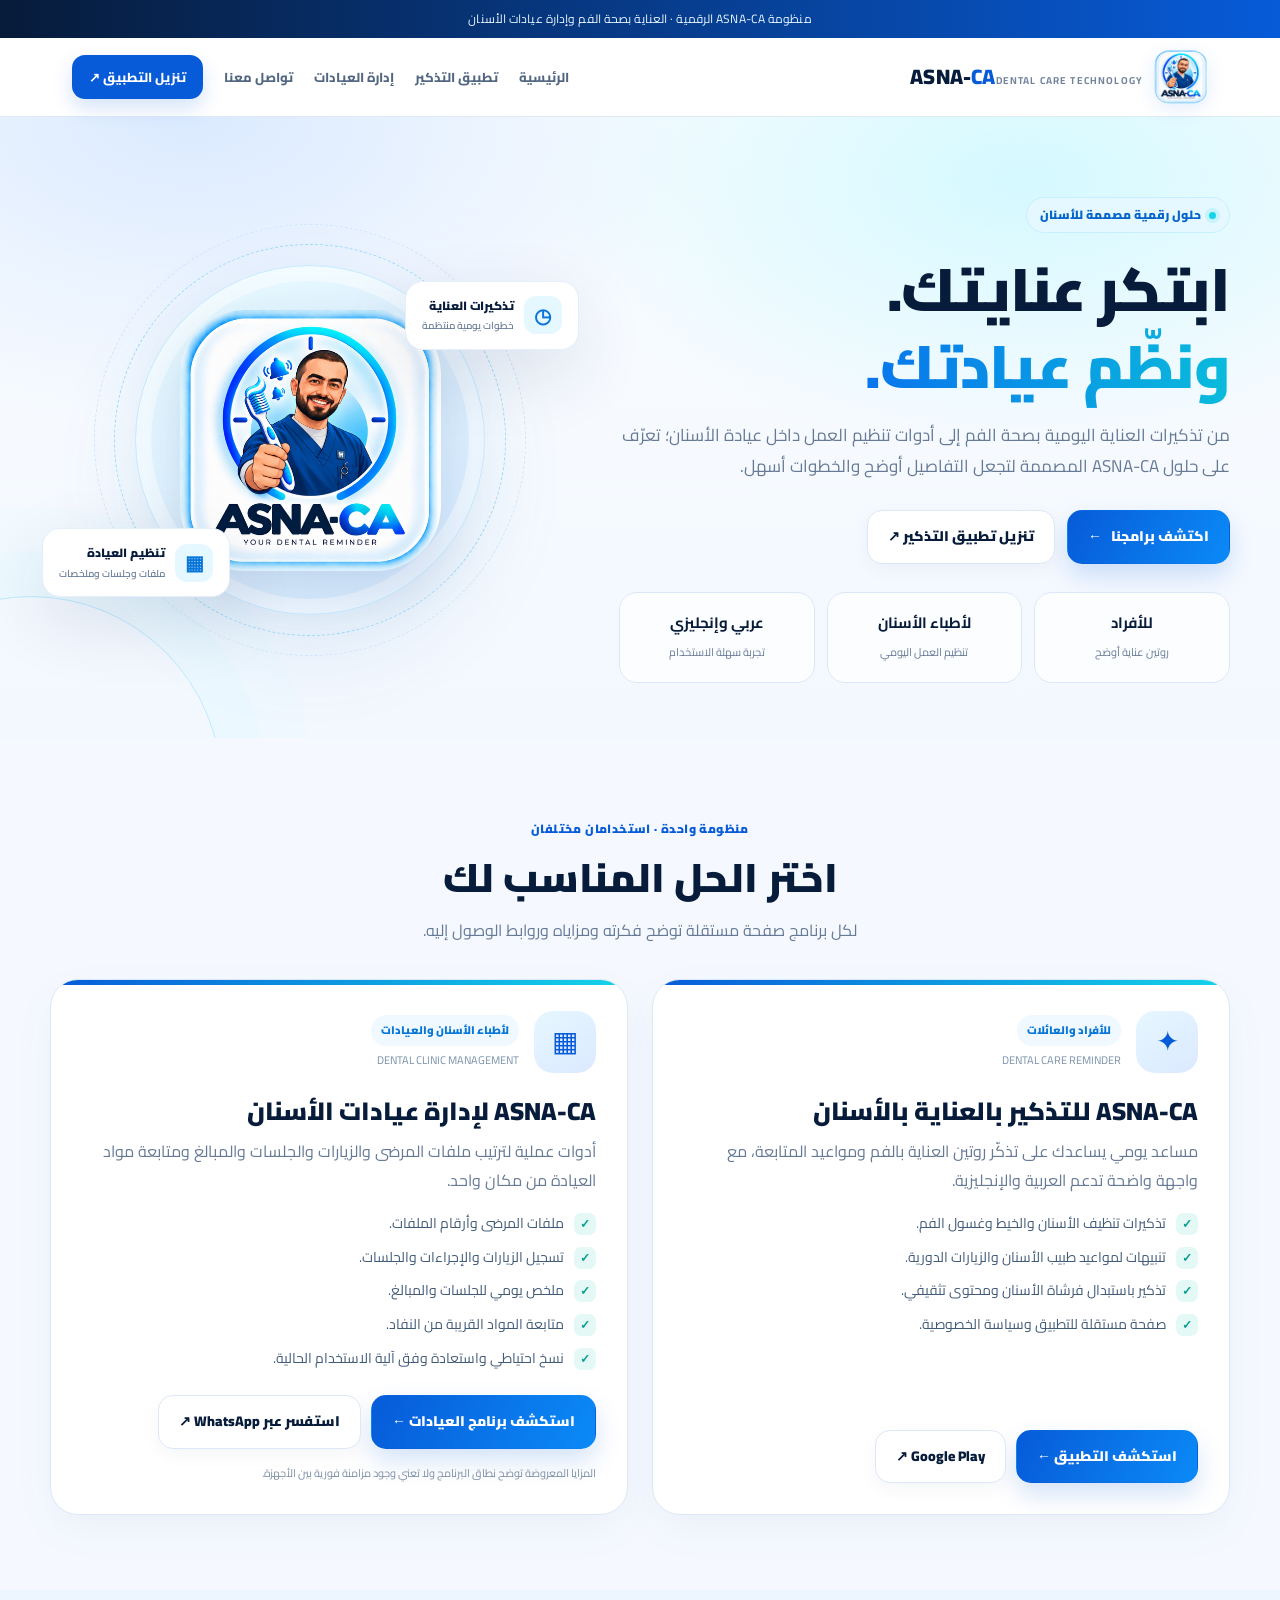
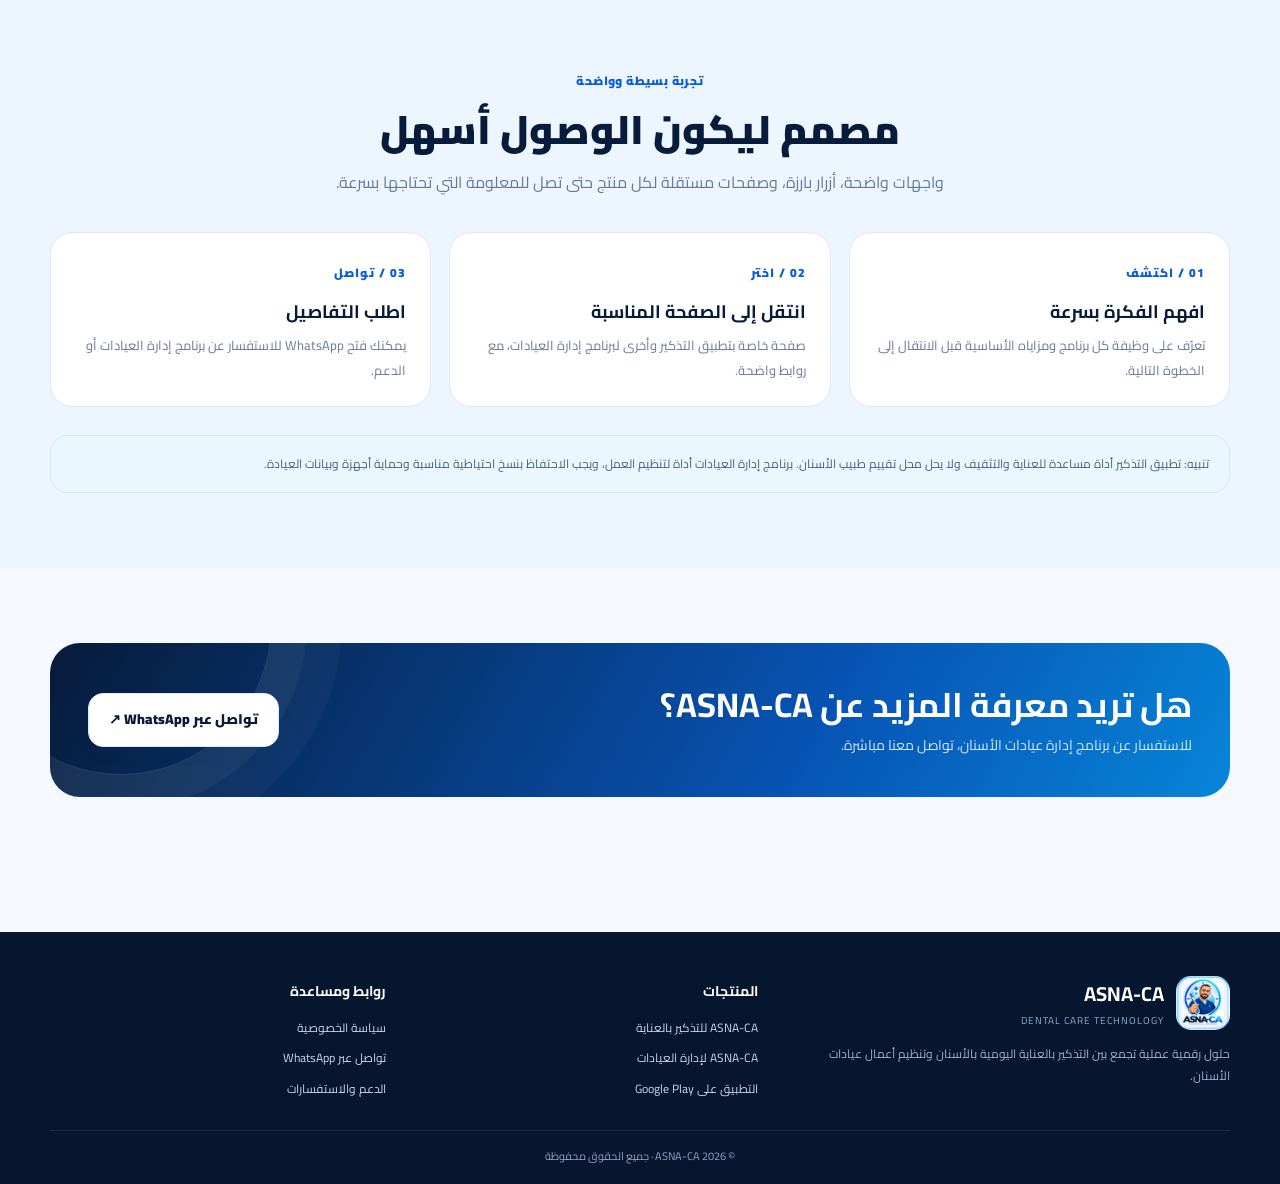
<file: index.html>
<!doctype html>
<html lang="ar" dir="rtl"><head><meta charset="utf-8"><meta name="viewport" content="width=device-width,initial-scale=1"><meta name="theme-color" content="#075bd8"><meta name="description" content="ASNA-CA: تطبيق التذكير بالعناية بالأسنان وبرنامج إدارة عيادات الأسنان."><title>ASNA-CA | حلول رقمية للأسنان</title><link rel="icon" href="assets/asna-ca-logo.png"><link rel="stylesheet" href="assets/styles.css"></head><body>

<div class="announcement">منظومة ASNA-CA الرقمية · العناية بصحة الفم وإدارة عيادات الأسنان</div>
<header class="site-header"><nav class="nav container" aria-label="التنقل الرئيسي">
<a class="brand" href="index.html"><img src="assets/asna-ca-logo.png" alt="شعار ASNA-CA"><span class="brand-copy"><span class="brand-name">ASNA-<span>CA</span></span><span class="brand-sub">DENTAL CARE TECHNOLOGY</span></span></a>
<button class="menu-toggle" aria-label="فتح القائمة" aria-expanded="false">☰</button>
<div class="nav-links"><a href="index.html">الرئيسية</a><a href="reminder.html">تطبيق التذكير</a><a href="clinic-management.html">إدارة العيادات</a><a href="index.html#contact">تواصل معنا</a><a class="nav-cta" href="https://play.google.com/store/apps/details?id=com.asnaca.asna_ca" target="_blank" rel="noopener">تنزيل التطبيق ↗</a></div>
</nav></header>

<main>
<section class="hero"><div class="container hero-grid"><div class="hero-copy"><span class="eyebrow">حلول رقمية مصممة للأسنان</span><h1>ابتكر عنايتك.<br><span class="gradient-text">ونظّم عيادتك.</span></h1><p>من تذكيرات العناية اليومية بصحة الفم إلى أدوات تنظيم العمل داخل عيادة الأسنان؛ تعرّف على حلول ASNA-CA المصممة لتجعل التفاصيل أوضح والخطوات أسهل.</p><div class="hero-actions"><a class="btn btn-primary" href="#programs">اكتشف برامجنا <span>←</span></a><a class="btn btn-secondary" href="https://play.google.com/store/apps/details?id=com.asnaca.asna_ca" target="_blank" rel="noopener">تنزيل تطبيق التذكير ↗</a></div><div class="trust-strip"><div class="trust-item"><strong>للأفراد</strong><span>روتين عناية أوضح</span></div><div class="trust-item"><strong>لأطباء الأسنان</strong><span>تنظيم العمل اليومي</span></div><div class="trust-item"><strong>عربي وإنجليزي</strong><span>تجربة سهلة الاستخدام</span></div></div></div>
<div class="hero-visual"><div class="hero-orbit"><img class="hero-logo" src="assets/asna-ca-logo.png" alt="شعار ASNA-CA"></div><div class="float-card float-one"><span class="float-icon">◷</span><span>تذكيرات العناية<small>خطوات يومية منتظمة</small></span></div><div class="float-card float-two"><span class="float-icon">▦</span><span>تنظيم العيادة<small>ملفات وجلسات وملخصات</small></span></div></div></div></section>
<section class="section" id="programs"><div class="container"><div class="section-head"><span class="section-kicker">منظومة واحدة · استخدامان مختلفان</span><h2>اختر الحل المناسب لك</h2><p>لكل برنامج صفحة مستقلة توضح فكرته ومزاياه وروابط الوصول إليه.</p></div><div class="product-grid">
<article class="product-card"><div class="product-top"><div class="product-icon">✦</div><div><span class="product-tag">للأفراد والعائلات</span><div style="font-size:11px;color:#7890aa;margin-top:4px">DENTAL CARE REMINDER</div></div></div><h3>ASNA-CA للتذكير بالعناية بالأسنان</h3><p>مساعد يومي يساعدك على تذكّر روتين العناية بالفم ومواعيد المتابعة، مع واجهة واضحة تدعم العربية والإنجليزية.</p><ul class="check-list"><li>تذكيرات تنظيف الأسنان والخيط وغسول الفم.</li><li>تنبيهات لمواعيد طبيب الأسنان والزيارات الدورية.</li><li>تذكير باستبدال فرشاة الأسنان ومحتوى تثقيفي.</li><li>صفحة مستقلة للتطبيق وسياسة الخصوصية.</li></ul><div class="card-actions"><a class="btn btn-primary" href="reminder.html">استكشف التطبيق ←</a><a class="btn btn-secondary" href="https://play.google.com/store/apps/details?id=com.asnaca.asna_ca" target="_blank" rel="noopener">Google Play ↗</a></div></article>
<article class="product-card"><div class="product-top"><div class="product-icon">▦</div><div><span class="product-tag">لأطباء الأسنان والعيادات</span><div style="font-size:11px;color:#7890aa;margin-top:4px">DENTAL CLINIC MANAGEMENT</div></div></div><h3>ASNA-CA لإدارة عيادات الأسنان</h3><p>أدوات عملية لترتيب ملفات المرضى والزيارات والجلسات والمبالغ ومتابعة مواد العيادة من مكان واحد.</p><ul class="check-list"><li>ملفات المرضى وأرقام الملفات.</li><li>تسجيل الزيارات والإجراءات والجلسات.</li><li>ملخص يومي للجلسات والمبالغ.</li><li>متابعة المواد القريبة من النفاد.</li><li>نسخ احتياطي واستعادة وفق آلية الاستخدام الحالية.</li></ul><div class="card-actions"><a class="btn btn-primary" href="clinic-management.html">استكشف برنامج العيادات ←</a><a class="btn btn-secondary" href="https://wa.me/9647800540459?text=%D8%A3%D8%B1%D9%8A%D8%AF%20%D9%85%D8%B9%D9%84%D9%88%D9%85%D8%A7%D8%AA%20%D8%B9%D9%86%20%D8%A8%D8%B1%D9%86%D8%A7%D9%85%D8%AC%20%D8%A5%D8%AF%D8%A7%D8%B1%D8%A9%20%D8%A7%D9%84%D8%B9%D9%8A%D8%A7%D8%AF%D8%A7%D8%AA" target="_blank" rel="noopener">استفسر عبر WhatsApp ↗</a></div><span class="mini-label">المزايا المعروضة توضح نطاق البرنامج ولا تعني وجود مزامنة فورية بين الأجهزة.</span></article>
</div></div></section>
<section class="section" style="background:#edf5ff"><div class="container"><div class="section-head"><span class="section-kicker">تجربة بسيطة وواضحة</span><h2>مصمم ليكون الوصول أسهل</h2><p>واجهات واضحة، أزرار بارزة، وصفحات مستقلة لكل منتج حتى تصل للمعلومة التي تحتاجها بسرعة.</p></div><div class="how-grid"><article class="how-card"><span class="how-num">01 / اكتشف</span><h3>افهم الفكرة بسرعة</h3><p>تعرّف على وظيفة كل برنامج ومزاياه الأساسية قبل الانتقال إلى الخطوة التالية.</p></article><article class="how-card"><span class="how-num">02 / اختر</span><h3>انتقل إلى الصفحة المناسبة</h3><p>صفحة خاصة بتطبيق التذكير وأخرى لبرنامج إدارة العيادات، مع روابط واضحة.</p></article><article class="how-card"><span class="how-num">03 / تواصل</span><h3>اطلب التفاصيل</h3><p>يمكنك فتح WhatsApp للاستفسار عن برنامج إدارة العيادات أو الدعم.</p></article></div><div class="note">تنبيه: تطبيق التذكير أداة مساعدة للعناية والتثقيف ولا يحل محل تقييم طبيب الأسنان. برنامج إدارة العيادات أداة لتنظيم العمل، ويجب الاحتفاظ بنسخ احتياطية مناسبة وحماية أجهزة وبيانات العيادة.</div></div></section>
<section class="section" id="contact"><div class="container"><div class="callout"><div><h2>هل تريد معرفة المزيد عن ASNA-CA؟</h2><p>للاستفسار عن برنامج إدارة عيادات الأسنان، تواصل معنا مباشرة.</p></div><a class="btn btn-secondary" href="https://wa.me/9647800540459" target="_blank" rel="noopener">تواصل عبر WhatsApp ↗</a></div></div></section>
</main>

<footer class="site-footer"><div class="container"><div class="footer-grid">
<div><div class="footer-brand"><img src="assets/asna-ca-logo.png" alt="شعار ASNA-CA"><div><strong>ASNA-CA</strong><small>DENTAL CARE TECHNOLOGY</small></div></div><p>حلول رقمية عملية تجمع بين التذكير بالعناية اليومية بالأسنان وتنظيم أعمال عيادات الأسنان.</p></div>
<div><h4>المنتجات</h4><div class="footer-links"><a href="reminder.html">ASNA-CA للتذكير بالعناية</a><a href="clinic-management.html">ASNA-CA لإدارة العيادات</a><a href="https://play.google.com/store/apps/details?id=com.asnaca.asna_ca" target="_blank" rel="noopener">التطبيق على Google Play</a></div></div>
<div><h4>روابط ومساعدة</h4><div class="footer-links"><a href="https://drammarclinic92-del.github.io/asna-ca-privacy-policy/ASNA-CA_Privacy_Policy.html" target="_blank" rel="noopener">سياسة الخصوصية</a><a href="https://wa.me/9647800540459" target="_blank" rel="noopener">تواصل عبر WhatsApp</a><a href="index.html#contact">الدعم والاستفسارات</a></div></div>
</div><div class="copyright">© <span data-year>2026</span> ASNA-CA · جميع الحقوق محفوظة</div></div></footer><script src="assets/script.js"></script>

</body></html>
</file>
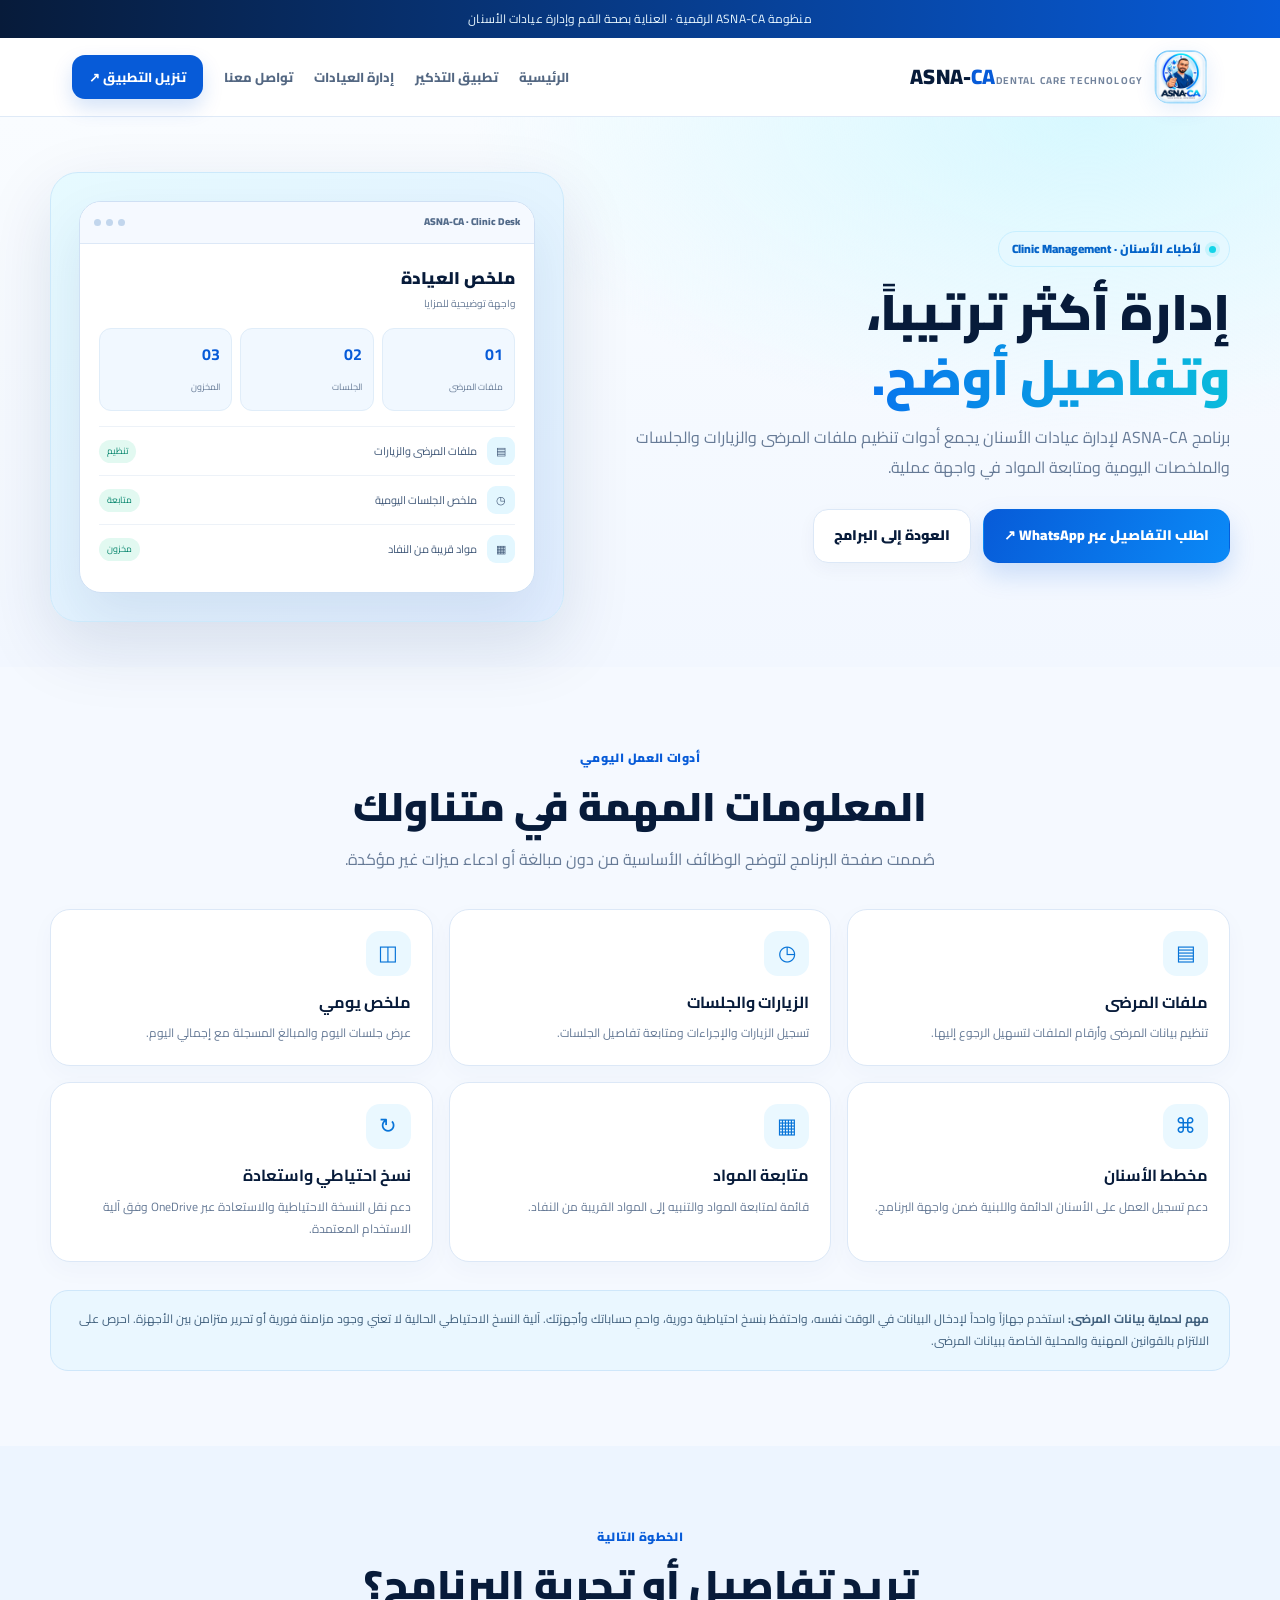
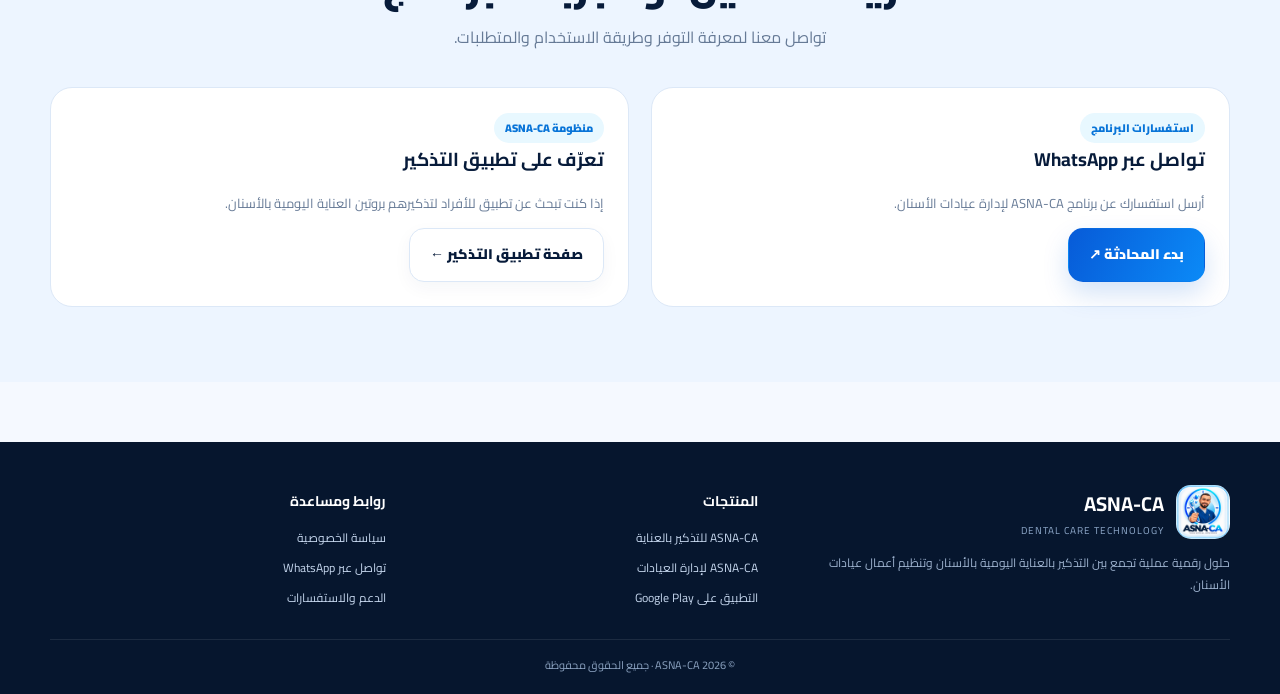
<file: clinic-management.html>
<!doctype html>
<html lang="ar" dir="rtl"><head><meta charset="utf-8"><meta name="viewport" content="width=device-width,initial-scale=1"><meta name="theme-color" content="#075bd8"><meta name="description" content="ASNA-CA لإدارة عيادات الأسنان: ملفات المرضى والزيارات والجلسات والملخصات والمخزون."><title>ASNA-CA | إدارة عيادات الأسنان</title><link rel="icon" href="assets/asna-ca-logo.png"><link rel="stylesheet" href="assets/styles.css"></head><body>

<div class="announcement">منظومة ASNA-CA الرقمية · العناية بصحة الفم وإدارة عيادات الأسنان</div>
<header class="site-header"><nav class="nav container" aria-label="التنقل الرئيسي">
<a class="brand" href="index.html"><img src="assets/asna-ca-logo.png" alt="شعار ASNA-CA"><span class="brand-copy"><span class="brand-name">ASNA-<span>CA</span></span><span class="brand-sub">DENTAL CARE TECHNOLOGY</span></span></a>
<button class="menu-toggle" aria-label="فتح القائمة" aria-expanded="false">☰</button>
<div class="nav-links"><a href="index.html">الرئيسية</a><a href="reminder.html">تطبيق التذكير</a><a href="clinic-management.html">إدارة العيادات</a><a href="index.html#contact">تواصل معنا</a><a class="nav-cta" href="https://play.google.com/store/apps/details?id=com.asnaca.asna_ca" target="_blank" rel="noopener">تنزيل التطبيق ↗</a></div>
</nav></header>

<main><section class="page-hero"><div class="container page-hero-grid"><div><span class="eyebrow">لأطباء الأسنان · Clinic Management</span><h1>إدارة أكثر ترتيباً،<br><span class="gradient-text">وتفاصيل أوضح.</span></h1><p>برنامج ASNA-CA لإدارة عيادات الأسنان يجمع أدوات تنظيم ملفات المرضى والزيارات والجلسات والملخصات اليومية ومتابعة المواد في واجهة عملية.</p><div class="hero-actions"><a class="btn btn-primary" href="https://wa.me/9647800540459?text=%D8%A3%D8%B1%D9%8A%D8%AF%20%D8%AA%D9%81%D8%A7%D8%B5%D9%8A%D9%84%20%D8%A8%D8%B1%D9%86%D8%A7%D9%85%D8%AC%20ASNA-CA%20%D9%84%D8%A5%D8%AF%D8%A7%D8%B1%D8%A9%20%D8%A7%D9%84%D8%B9%D9%8A%D8%A7%D8%AF%D8%A7%D8%AA" target="_blank" rel="noopener">اطلب التفاصيل عبر WhatsApp ↗</a><a class="btn btn-secondary" href="index.html#programs">العودة إلى البرامج</a></div></div><div class="page-visual"><div class="mock-window"><div class="mock-bar"><span>ASNA-CA · Clinic Desk</span><span class="mock-dots"><i></i><i></i><i></i></span></div><div class="mock-body"><div class="mock-title">ملخص العيادة</div><div class="mock-sub">واجهة توضيحية للمزايا</div><div class="mock-stats"><div class="mock-stat"><strong>01</strong><span>ملفات المرضى</span></div><div class="mock-stat"><strong>02</strong><span>الجلسات</span></div><div class="mock-stat"><strong>03</strong><span>المخزون</span></div></div><div class="mock-row"><i>▤</i><span>ملفات المرضى والزيارات</span><span class="mock-pill">تنظيم</span></div><div class="mock-row"><i>◷</i><span>ملخص الجلسات اليومية</span><span class="mock-pill">متابعة</span></div><div class="mock-row"><i>▦</i><span>مواد قريبة من النفاد</span><span class="mock-pill">مخزون</span></div></div></div></div></div></section>
<section class="section"><div class="container"><div class="section-head"><span class="section-kicker">أدوات العمل اليومي</span><h2>المعلومات المهمة في متناولك</h2><p>صُممت صفحة البرنامج لتوضح الوظائف الأساسية من دون مبالغة أو ادعاء ميزات غير مؤكدة.</p></div><div class="feature-grid">
<article class="feature-card"><div class="feature-symbol">▤</div><h3>ملفات المرضى</h3><p>تنظيم بيانات المرضى وأرقام الملفات لتسهيل الرجوع إليها.</p></article>
<article class="feature-card"><div class="feature-symbol">◷</div><h3>الزيارات والجلسات</h3><p>تسجيل الزيارات والإجراءات ومتابعة تفاصيل الجلسات.</p></article>
<article class="feature-card"><div class="feature-symbol">◫</div><h3>ملخص يومي</h3><p>عرض جلسات اليوم والمبالغ المسجلة مع إجمالي اليوم.</p></article>
<article class="feature-card"><div class="feature-symbol">⌘</div><h3>مخطط الأسنان</h3><p>دعم تسجيل العمل على الأسنان الدائمة واللبنية ضمن واجهة البرنامج.</p></article>
<article class="feature-card"><div class="feature-symbol">▦</div><h3>متابعة المواد</h3><p>قائمة لمتابعة المواد والتنبيه إلى المواد القريبة من النفاد.</p></article>
<article class="feature-card"><div class="feature-symbol">↻</div><h3>نسخ احتياطي واستعادة</h3><p>دعم نقل النسخة الاحتياطية والاستعادة عبر OneDrive وفق آلية الاستخدام المعتمدة.</p></article>
</div><div class="note"><strong>مهم لحماية بيانات المرضى:</strong> استخدم جهازاً واحداً لإدخال البيانات في الوقت نفسه، واحتفظ بنسخ احتياطية دورية، واحمِ حساباتك وأجهزتك. آلية النسخ الاحتياطي الحالية لا تعني وجود مزامنة فورية أو تحرير متزامن بين الأجهزة. احرص على الالتزام بالقوانين المهنية والمحلية الخاصة ببيانات المرضى.</div></div></section>
<section class="section" style="background:#edf5ff"><div class="container"><div class="section-head"><span class="section-kicker">الخطوة التالية</span><h2>تريد تفاصيل أو تجربة البرنامج؟</h2><p>تواصل معنا لمعرفة التوفر وطريقة الاستخدام والمتطلبات.</p></div><div class="contact-grid"><article class="contact-card"><span class="pill">استفسارات البرنامج</span><h3>تواصل عبر WhatsApp</h3><p>أرسل استفسارك عن برنامج ASNA-CA لإدارة عيادات الأسنان.</p><a class="btn btn-primary" href="https://wa.me/9647800540459" target="_blank" rel="noopener">بدء المحادثة ↗</a></article><article class="contact-card"><span class="pill">منظومة ASNA-CA</span><h3>تعرّف على تطبيق التذكير</h3><p>إذا كنت تبحث عن تطبيق للأفراد لتذكيرهم بروتين العناية اليومية بالأسنان.</p><a class="btn btn-secondary" href="reminder.html">صفحة تطبيق التذكير ←</a></article></div></div></section></main>

<footer class="site-footer"><div class="container"><div class="footer-grid">
<div><div class="footer-brand"><img src="assets/asna-ca-logo.png" alt="شعار ASNA-CA"><div><strong>ASNA-CA</strong><small>DENTAL CARE TECHNOLOGY</small></div></div><p>حلول رقمية عملية تجمع بين التذكير بالعناية اليومية بالأسنان وتنظيم أعمال عيادات الأسنان.</p></div>
<div><h4>المنتجات</h4><div class="footer-links"><a href="reminder.html">ASNA-CA للتذكير بالعناية</a><a href="clinic-management.html">ASNA-CA لإدارة العيادات</a><a href="https://play.google.com/store/apps/details?id=com.asnaca.asna_ca" target="_blank" rel="noopener">التطبيق على Google Play</a></div></div>
<div><h4>روابط ومساعدة</h4><div class="footer-links"><a href="https://drammarclinic92-del.github.io/asna-ca-privacy-policy/ASNA-CA_Privacy_Policy.html" target="_blank" rel="noopener">سياسة الخصوصية</a><a href="https://wa.me/9647800540459" target="_blank" rel="noopener">تواصل عبر WhatsApp</a><a href="index.html#contact">الدعم والاستفسارات</a></div></div>
</div><div class="copyright">© <span data-year>2026</span> ASNA-CA · جميع الحقوق محفوظة</div></div></footer><script src="assets/script.js"></script>

</body></html>
</file>
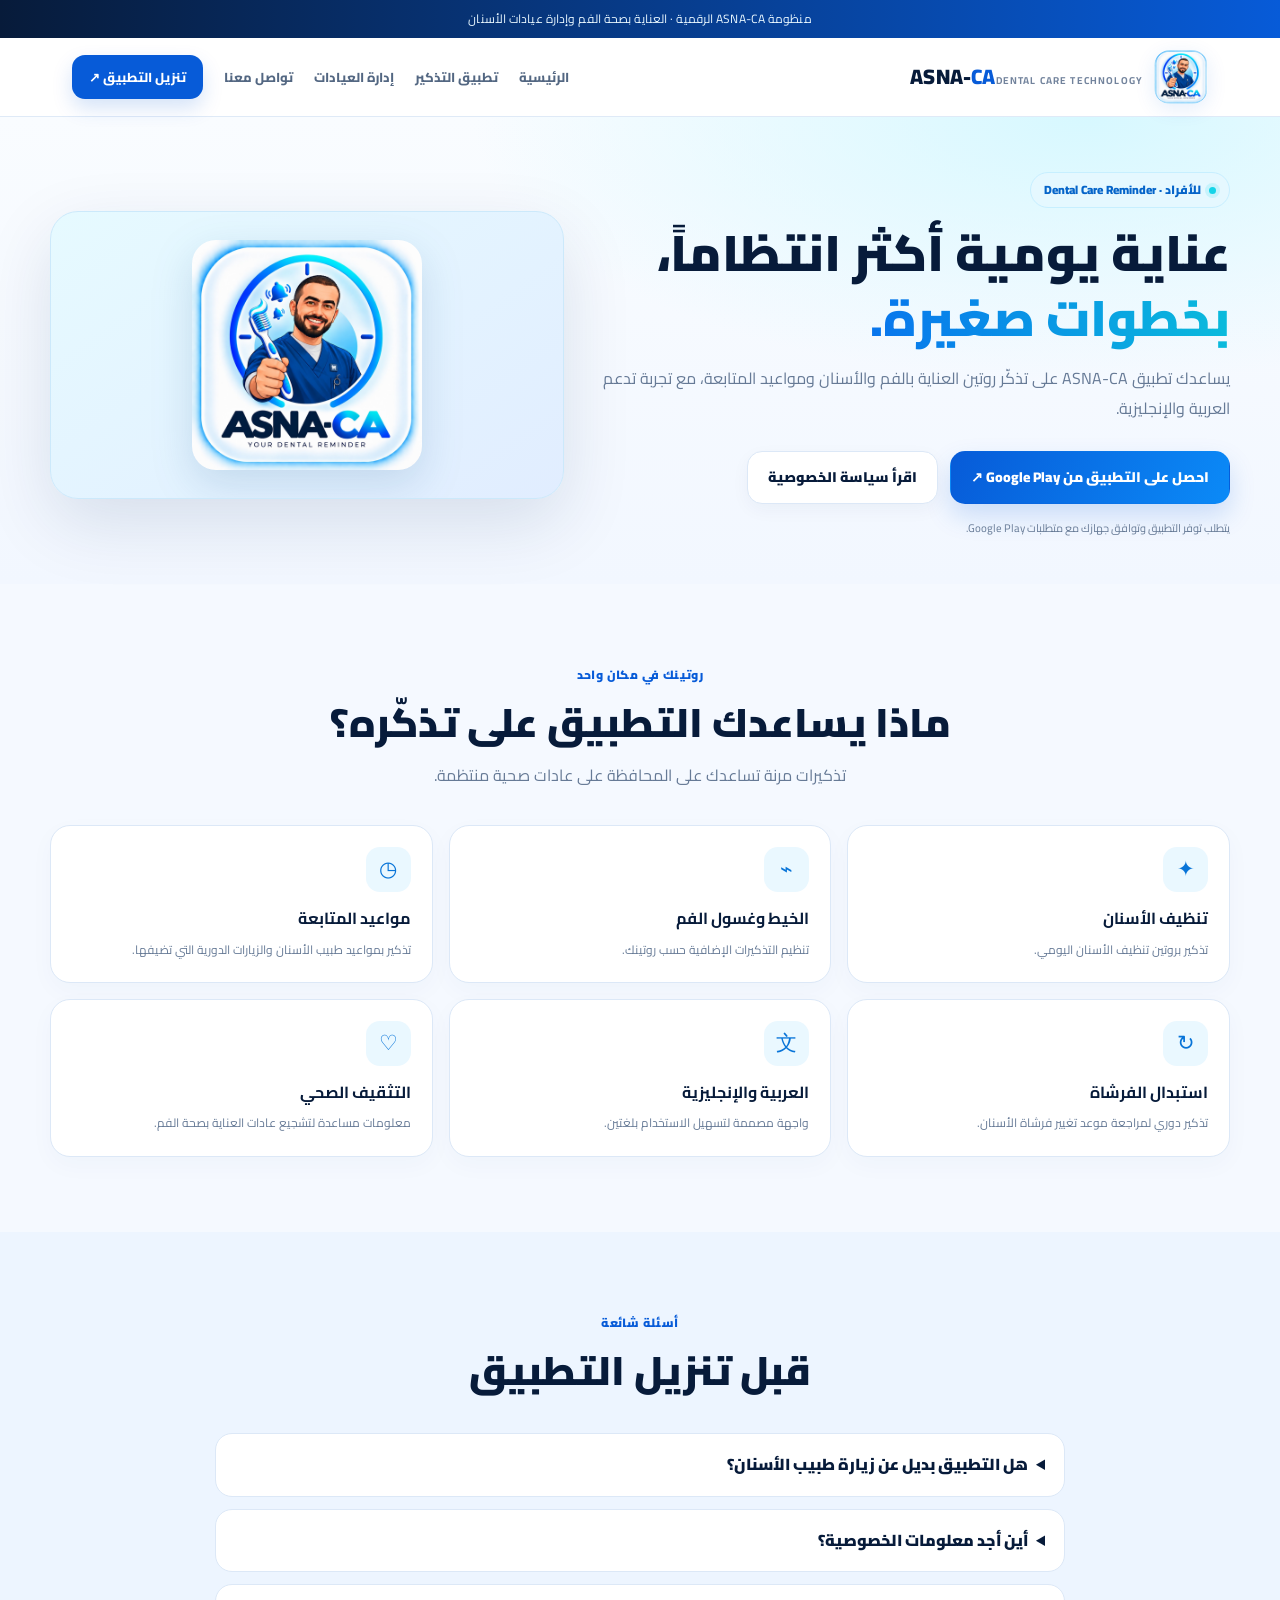
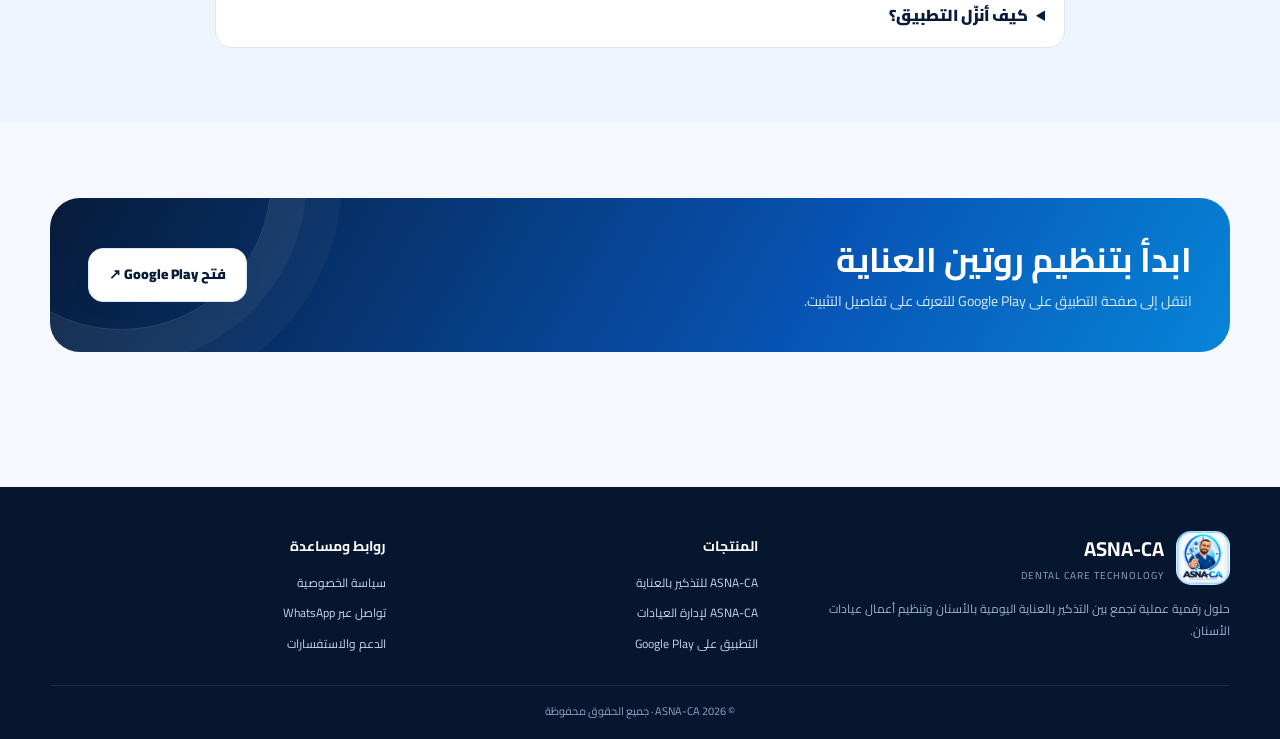
<file: reminder.html>
<!doctype html>
<html lang="ar" dir="rtl"><head><meta charset="utf-8"><meta name="viewport" content="width=device-width,initial-scale=1"><meta name="theme-color" content="#075bd8"><meta name="description" content="تطبيق ASNA-CA للتذكير بروتين العناية بصحة الفم والأسنان."><title>ASNA-CA | التذكير بالعناية بالأسنان</title><link rel="icon" href="assets/asna-ca-logo.png"><link rel="stylesheet" href="assets/styles.css"></head><body>

<div class="announcement">منظومة ASNA-CA الرقمية · العناية بصحة الفم وإدارة عيادات الأسنان</div>
<header class="site-header"><nav class="nav container" aria-label="التنقل الرئيسي">
<a class="brand" href="index.html"><img src="assets/asna-ca-logo.png" alt="شعار ASNA-CA"><span class="brand-copy"><span class="brand-name">ASNA-<span>CA</span></span><span class="brand-sub">DENTAL CARE TECHNOLOGY</span></span></a>
<button class="menu-toggle" aria-label="فتح القائمة" aria-expanded="false">☰</button>
<div class="nav-links"><a href="index.html">الرئيسية</a><a href="reminder.html">تطبيق التذكير</a><a href="clinic-management.html">إدارة العيادات</a><a href="index.html#contact">تواصل معنا</a><a class="nav-cta" href="https://play.google.com/store/apps/details?id=com.asnaca.asna_ca" target="_blank" rel="noopener">تنزيل التطبيق ↗</a></div>
</nav></header>

<main><section class="page-hero"><div class="container page-hero-grid"><div><span class="eyebrow">للأفراد · Dental Care Reminder</span><h1>عناية يومية أكثر انتظاماً،<br><span class="gradient-text">بخطوات صغيرة.</span></h1><p>يساعدك تطبيق ASNA-CA على تذكّر روتين العناية بالفم والأسنان ومواعيد المتابعة، مع تجربة تدعم العربية والإنجليزية.</p><div class="hero-actions"><a class="btn btn-primary" href="https://play.google.com/store/apps/details?id=com.asnaca.asna_ca" target="_blank" rel="noopener">احصل على التطبيق من Google Play ↗</a><a class="btn btn-secondary" href="https://drammarclinic92-del.github.io/asna-ca-privacy-policy/ASNA-CA_Privacy_Policy.html" target="_blank" rel="noopener">اقرأ سياسة الخصوصية</a></div><p style="font-size:11px;margin-top:14px">يتطلب توفر التطبيق وتوافق جهازك مع متطلبات Google Play.</p></div><div class="page-visual"><img src="assets/asna-ca-logo.png" alt="شعار تطبيق ASNA-CA"></div></div></section>
<section class="section"><div class="container"><div class="section-head"><span class="section-kicker">روتينك في مكان واحد</span><h2>ماذا يساعدك التطبيق على تذكّره؟</h2><p>تذكيرات مرنة تساعدك على المحافظة على عادات صحية منتظمة.</p></div><div class="feature-grid">
<article class="feature-card"><div class="feature-symbol">✦</div><h3>تنظيف الأسنان</h3><p>تذكير بروتين تنظيف الأسنان اليومي.</p></article>
<article class="feature-card"><div class="feature-symbol">⌁</div><h3>الخيط وغسول الفم</h3><p>تنظيم التذكيرات الإضافية حسب روتينك.</p></article>
<article class="feature-card"><div class="feature-symbol">◷</div><h3>مواعيد المتابعة</h3><p>تذكير بمواعيد طبيب الأسنان والزيارات الدورية التي تضيفها.</p></article>
<article class="feature-card"><div class="feature-symbol">↻</div><h3>استبدال الفرشاة</h3><p>تذكير دوري لمراجعة موعد تغيير فرشاة الأسنان.</p></article>
<article class="feature-card"><div class="feature-symbol">文</div><h3>العربية والإنجليزية</h3><p>واجهة مصممة لتسهيل الاستخدام بلغتين.</p></article>
<article class="feature-card"><div class="feature-symbol">♡</div><h3>التثقيف الصحي</h3><p>معلومات مساعدة لتشجيع عادات العناية بصحة الفم.</p></article>
</div></div></section>
<section class="section" style="background:#edf5ff"><div class="container"><div class="section-head"><span class="section-kicker">أسئلة شائعة</span><h2>قبل تنزيل التطبيق</h2></div><div class="faq"><details><summary>هل التطبيق بديل عن زيارة طبيب الأسنان؟</summary><p>لا. التطبيق يساعد على التذكير بالعادات والمواعيد، ولا يقدم تشخيصاً ولا يحل محل فحص طبيب الأسنان.</p></details><details><summary>أين أجد معلومات الخصوصية؟</summary><p>يمكنك فتح سياسة الخصوصية من الزر الموجود في هذه الصفحة قبل استخدام التطبيق.</p></details><details><summary>كيف أنزّل التطبيق؟</summary><p>استخدم زر Google Play للانتقال إلى صفحة التطبيق الرسمية، ثم اتبع خطوات التثبيت المتاحة لجهازك.</p></details></div></div></section>
<section class="section"><div class="container"><div class="callout"><div><h2>ابدأ بتنظيم روتين العناية</h2><p>انتقل إلى صفحة التطبيق على Google Play للتعرف على تفاصيل التثبيت.</p></div><a class="btn btn-secondary" href="https://play.google.com/store/apps/details?id=com.asnaca.asna_ca" target="_blank" rel="noopener">فتح Google Play ↗</a></div></div></section></main>

<footer class="site-footer"><div class="container"><div class="footer-grid">
<div><div class="footer-brand"><img src="assets/asna-ca-logo.png" alt="شعار ASNA-CA"><div><strong>ASNA-CA</strong><small>DENTAL CARE TECHNOLOGY</small></div></div><p>حلول رقمية عملية تجمع بين التذكير بالعناية اليومية بالأسنان وتنظيم أعمال عيادات الأسنان.</p></div>
<div><h4>المنتجات</h4><div class="footer-links"><a href="reminder.html">ASNA-CA للتذكير بالعناية</a><a href="clinic-management.html">ASNA-CA لإدارة العيادات</a><a href="https://play.google.com/store/apps/details?id=com.asnaca.asna_ca" target="_blank" rel="noopener">التطبيق على Google Play</a></div></div>
<div><h4>روابط ومساعدة</h4><div class="footer-links"><a href="https://drammarclinic92-del.github.io/asna-ca-privacy-policy/ASNA-CA_Privacy_Policy.html" target="_blank" rel="noopener">سياسة الخصوصية</a><a href="https://wa.me/9647800540459" target="_blank" rel="noopener">تواصل عبر WhatsApp</a><a href="index.html#contact">الدعم والاستفسارات</a></div></div>
</div><div class="copyright">© <span data-year>2026</span> ASNA-CA · جميع الحقوق محفوظة</div></div></footer><script src="assets/script.js"></script>

</body></html>
</file>
<file: assets/styles.css>
@import url('https://fonts.googleapis.com/css2?family=Cairo:wght@400;500;600;700;800;900&display=swap');
:root{--navy:#071b3a;--blue:#075bd8;--blue2:#1685f8;--cyan:#14d4e8;--ink:#122746;--muted:#667a96;--paper:#f5f9ff;--white:#fff;--line:#dce8f7;--soft:#e9f6ff;--shadow:0 24px 70px rgba(7,42,92,.12);--radius:28px}
*{box-sizing:border-box}html{scroll-behavior:smooth;scroll-padding-top:100px}body{margin:0;background:var(--paper);color:var(--ink);font-family:'Cairo',Tahoma,Arial,sans-serif;line-height:1.85}a{color:inherit;text-decoration:none}button,input,textarea{font:inherit}.announcement{background:linear-gradient(90deg,#071b3a,#075bd8);color:#eaf8ff;text-align:center;padding:8px 14px;font-size:12px;letter-spacing:.1px}.site-header{position:sticky;top:0;z-index:20;background:rgba(255,255,255,.92);backdrop-filter:blur(18px);border-bottom:1px solid rgba(220,232,247,.9)}.nav{max-width:1180px;margin:auto;padding:12px 22px;display:flex;align-items:center;justify-content:space-between;gap:22px}.brand{display:flex;align-items:center;gap:11px;min-width:200px}.brand img{width:54px;height:54px;object-fit:contain;border-radius:16px;box-shadow:0 5px 20px #075bd81b}.brand-copy{line-height:1.35}.brand-name{font-size:21px;font-weight:900;letter-spacing:.2px;color:var(--navy)}.brand-name span{color:var(--blue)}.brand-sub{font-size:10px;font-weight:700;color:#72839c;letter-spacing:1.15px;direction:ltr;text-align:right}.nav-links{display:flex;align-items:center;gap:21px;font-size:13px;font-weight:800;color:#536782}.nav-links a{transition:color .2s}.nav-links a:hover{color:var(--blue)}.nav-cta{background:var(--blue);color:#fff!important;padding:10px 17px;border-radius:13px;box-shadow:0 9px 20px #075bd82b}.menu-toggle{display:none;border:1px solid var(--line);background:#fff;color:var(--navy);border-radius:12px;padding:7px 12px;font-size:23px;cursor:pointer}
.container{width:min(1180px,calc(100% - 40px));margin-inline:auto}.hero{position:relative;overflow:hidden;padding:80px 0 55px;background:radial-gradient(ellipse at 80% 10%,#d4f9ff 0,transparent 34%),radial-gradient(ellipse at 15% 0,#dbeaff 0,transparent 35%),linear-gradient(180deg,#f9fcff,#f3f8ff)}.hero:after{content:"";position:absolute;width:380px;height:380px;border:1px solid #bcecff;border-radius:50%;left:-160px;bottom:-240px;box-shadow:0 0 0 45px #d8f6ff38,0 0 0 90px #d8f6ff24;pointer-events:none}.hero-grid{display:grid;grid-template-columns:1.08fr .92fr;align-items:center;gap:48px;position:relative;z-index:1}.eyebrow{display:inline-flex;align-items:center;gap:8px;background:#e5f8ff;border:1px solid #c7efff;color:#0564c9;border-radius:999px;padding:6px 13px;font-size:12px;font-weight:900}.eyebrow:before{content:"";width:7px;height:7px;border-radius:50%;background:var(--cyan);box-shadow:0 0 0 4px #14d4e825}.hero h1{font-size:clamp(36px,5vw,60px);line-height:1.28;letter-spacing:-1.2px;color:var(--navy);margin:18px 0 15px;font-weight:900}.gradient-text{background:linear-gradient(90deg,#0875ed,#0abbdc);-webkit-background-clip:text;background-clip:text;color:transparent}.hero p{max-width:670px;color:var(--muted);font-size:17px;margin:0}.hero-actions{display:flex;flex-wrap:wrap;gap:12px;margin-top:27px}.btn{display:inline-flex;align-items:center;justify-content:center;gap:9px;border:1px solid transparent;border-radius:15px;padding:13px 20px;font-weight:900;font-size:14px;transition:transform .2s,box-shadow .2s,background .2s;cursor:pointer}.btn:hover{transform:translateY(-3px)}.btn-primary{background:linear-gradient(115deg,var(--blue),#0b8af7);color:#fff;box-shadow:0 12px 26px #075bd82c}.btn-primary:hover{box-shadow:0 17px 30px #075bd83d}.btn-secondary{background:#fff;color:var(--navy);border-color:var(--line);box-shadow:0 6px 18px #0c32630b}.btn-dark{background:var(--navy);color:#fff}.hero-visual{position:relative;min-height:390px;display:grid;place-items:center}.hero-orbit{width:min(350px,78vw);aspect-ratio:1;border-radius:50%;display:grid;place-items:center;background:linear-gradient(145deg,#e9fbff,#d7e9ff);border:1px solid #c8eaff;box-shadow:0 35px 90px #0d5eaa1a, inset 0 0 0 15px #ffffff80;position:relative}.hero-orbit:before,.hero-orbit:after{content:"";position:absolute;inset:-22px;border:1px dashed #9bd9f8;border-radius:50%;animation:rotate 28s linear infinite}.hero-orbit:after{inset:-42px;border-color:#d0e5fb;animation-direction:reverse;animation-duration:36s}.hero-logo{width:75%;height:75%;object-fit:contain;filter:drop-shadow(0 18px 25px #073c7624);border-radius:25%}.float-card{position:absolute;background:#fff;border:1px solid #e4effb;border-radius:18px;padding:13px 16px;box-shadow:var(--shadow);font-size:12px;font-weight:900;color:var(--navy);display:flex;align-items:center;gap:10px}.float-card small{display:block;color:var(--muted);font-weight:600;font-size:10px}.float-icon{width:38px;height:38px;border-radius:12px;display:grid;place-items:center;background:#e5f8ff;color:#0875d9;font-size:20px}.float-one{top:36px;right:-8px}.float-two{bottom:38px;left:-8px}.section{padding:75px 0}.section-head{text-align:center;max-width:760px;margin:0 auto 34px}.section-kicker{font-size:12px;font-weight:900;color:var(--blue);letter-spacing:.4px}.section-head h2{font-size:clamp(27px,3.4vw,40px);line-height:1.4;color:var(--navy);margin:7px 0 10px;font-weight:900}.section-head p{margin:0;color:var(--muted)}.product-grid{display:grid;grid-template-columns:repeat(2,minmax(0,1fr));gap:24px}.product-card{position:relative;overflow:hidden;background:#fff;border:1px solid var(--line);border-radius:var(--radius);padding:31px;box-shadow:0 15px 45px #0a37730b;display:flex;flex-direction:column;transition:transform .25s,box-shadow .25s}.product-card:hover{transform:translateY(-6px);box-shadow:var(--shadow)}.product-card:before{content:"";position:absolute;inset:0 0 auto;height:5px;background:linear-gradient(90deg,var(--blue),var(--cyan))}.product-top{display:flex;align-items:center;gap:15px}.product-icon{width:62px;height:62px;flex:0 0 62px;display:grid;place-items:center;border-radius:19px;background:linear-gradient(145deg,#e6f7ff,#dbe9ff);font-size:28px;color:var(--blue)}.product-tag{font-size:11px;font-weight:900;color:#0876d7;background:#eff9ff;border-radius:999px;padding:5px 10px;display:inline-block}.product-card h3{font-size:25px;color:var(--navy);line-height:1.45;margin:20px 0 7px;font-weight:900}.product-card>p{color:var(--muted);margin:0 0 15px}.check-list{list-style:none;padding:0;margin:0 0 23px;display:grid;gap:8px}.check-list li{display:flex;align-items:flex-start;gap:10px;color:#425b79;font-size:14px}.check-list li:before{content:"✓";flex:0 0 22px;width:22px;height:22px;display:grid;place-items:center;border-radius:7px;background:#e4f9f6;color:#079d91;font-weight:900;font-size:12px;line-height:1.5;margin-top:2px}.card-actions{display:flex;gap:10px;flex-wrap:wrap;margin-top:auto}.mini-label{font-size:11px;color:#7c8ea5;margin-top:14px}.trust-strip{display:grid;grid-template-columns:repeat(3,1fr);gap:12px;margin-top:28px}.trust-item{border:1px solid var(--line);background:#ffffffb8;border-radius:18px;padding:16px;text-align:center}.trust-item strong{display:block;color:var(--navy);font-size:15px}.trust-item span{font-size:11px;color:var(--muted)}.how-grid{display:grid;grid-template-columns:repeat(3,1fr);gap:18px}.how-card{background:#fff;border:1px solid var(--line);border-radius:22px;padding:24px}.how-num{font-size:12px;color:var(--blue);font-weight:900;letter-spacing:1px}.how-card h3{color:var(--navy);font-size:18px;margin:9px 0 5px}.how-card p{color:var(--muted);font-size:13px;margin:0}.callout{background:linear-gradient(120deg,#071b3a,#0754b5 65%,#0785d8);color:#fff;border-radius:30px;padding:38px;display:flex;align-items:center;justify-content:space-between;gap:25px;overflow:hidden;position:relative}.callout:after{content:"";position:absolute;width:300px;height:300px;border:1px solid #ffffff22;border-radius:50%;left:-80px;top:-170px;box-shadow:0 0 0 35px #ffffff0b,0 0 0 70px #ffffff08}.callout h2{font-size:clamp(23px,3vw,34px);margin:0 0 5px;line-height:1.4}.callout p{margin:0;color:#d5eaff;font-size:14px}.callout .btn{position:relative;z-index:1;white-space:nowrap}.note{border:1px solid #cfe7fa;background:#eaf7ff;border-radius:18px;padding:17px 20px;color:#42617e;font-size:12px;margin-top:28px}.site-footer{background:#06162e;color:#c5d6ed;padding:43px 0 18px;margin-top:60px}.footer-grid{display:grid;grid-template-columns:1.3fr 1fr 1fr;gap:35px}.footer-brand{display:flex;gap:12px;align-items:center;margin-bottom:12px}.footer-brand img{width:54px;height:54px;border-radius:15px}.footer-brand strong{display:block;color:#fff;font-size:20px}.footer-brand small{display:block;font-size:10px;letter-spacing:1px;direction:ltr;text-align:right;color:#8ea8c9}.site-footer p{font-size:12px;color:#9db2ce;margin:8px 0}.site-footer h4{color:#fff;margin:4px 0 12px;font-size:14px}.footer-links{display:grid;gap:8px;font-size:12px}.footer-links a:hover{color:#56dced}.copyright{border-top:1px solid #ffffff17;margin-top:30px;padding-top:15px;text-align:center;color:#8ea5c3;font-size:11px}.page-hero{padding:55px 0 45px;background:radial-gradient(ellipse at 85% 0,#d7f8ff,transparent 40%),linear-gradient(180deg,#f9fcff,#f2f7ff)}.page-hero-grid{display:grid;grid-template-columns:1.1fr .9fr;gap:38px;align-items:center}.page-hero h1{font-size:clamp(32px,4.2vw,50px);line-height:1.3;color:var(--navy);margin:13px 0;font-weight:900}.page-hero p{color:var(--muted);font-size:16px;margin:0}.page-visual{background:linear-gradient(145deg,#e6faff,#e1edff);border:1px solid #cce9fb;border-radius:28px;padding:28px;box-shadow:var(--shadow);min-height:260px;display:grid;place-items:center;position:relative;overflow:hidden}.page-visual img{width:min(230px,75%);aspect-ratio:1;object-fit:contain;border-radius:24px;filter:drop-shadow(0 14px 20px #0a4b8525)}.feature-grid{display:grid;grid-template-columns:repeat(3,1fr);gap:16px}.feature-card{background:#fff;border:1px solid var(--line);border-radius:20px;padding:21px;box-shadow:0 8px 25px #0a377308}.feature-symbol{width:45px;height:45px;display:grid;place-items:center;background:#eaf8ff;color:#0874d8;border-radius:14px;font-size:21px;margin-bottom:12px}.feature-card h3{font-size:16px;color:var(--navy);margin:0 0 5px}.feature-card p{font-size:12px;color:var(--muted);margin:0}.mock-window{width:100%;background:#fff;border:1px solid #cfe0f4;border-radius:22px;overflow:hidden;box-shadow:0 25px 55px #103f7818}.mock-bar{height:42px;display:flex;align-items:center;justify-content:space-between;padding:0 14px;background:#f5f9ff;border-bottom:1px solid var(--line);font-size:10px;font-weight:900;color:#536b8a}.mock-dots{display:flex;gap:5px}.mock-dots i{width:7px;height:7px;border-radius:50%;background:#c2d6ed}.mock-body{padding:19px}.mock-title{font-weight:900;color:var(--navy);font-size:17px}.mock-sub{font-size:10px;color:var(--muted)}.mock-stats{display:grid;grid-template-columns:repeat(3,1fr);gap:8px;margin:15px 0}.mock-stat{background:#f1f8ff;border:1px solid #e0edf9;border-radius:12px;padding:11px}.mock-stat strong{display:block;font-size:16px;color:var(--blue)}.mock-stat span{font-size:9px;color:var(--muted)}.mock-row{display:flex;align-items:center;gap:10px;padding:10px 0;border-top:1px solid #edf2f8;font-size:11px;color:#405878}.mock-row i{width:28px;height:28px;border-radius:9px;background:#e3f7ff;display:grid;place-items:center;font-style:normal}.mock-pill{margin-right:auto;background:#e2f9f1;color:#06856d;padding:3px 8px;border-radius:99px;font-size:9px}.faq{max-width:850px;margin:auto;display:grid;gap:12px}.faq details{background:#fff;border:1px solid var(--line);border-radius:17px;padding:16px 19px}.faq summary{font-weight:900;color:var(--navy);cursor:pointer}.faq details p{color:var(--muted);font-size:13px;margin:9px 0 0}.contact-grid{display:grid;grid-template-columns:1fr 1fr;gap:22px}.contact-card{background:#fff;border:1px solid var(--line);border-radius:22px;padding:24px}.contact-card h3{color:var(--navy);margin:0 0 8px}.contact-card p{color:var(--muted);font-size:13px}.contact-detail{font-weight:900;color:var(--blue);direction:ltr;display:inline-block}.pill{display:inline-block;padding:5px 11px;border-radius:999px;background:#e8f8ff;color:#0874d8;font-size:11px;font-weight:900}
@keyframes rotate{to{transform:rotate(360deg)}}
@media(max-width:900px){.nav-links{gap:12px}.nav-links a{font-size:12px}.hero-grid,.page-hero-grid{grid-template-columns:1fr;gap:28px}.hero-copy{text-align:center}.hero-copy p{margin-inline:auto}.hero-actions{justify-content:center}.hero-visual{min-height:330px}.hero{padding-top:55px}.footer-grid{grid-template-columns:1fr 1fr}.footer-grid>div:first-child{grid-column:1/-1}}
@media(max-width:700px){.container{width:min(100% - 28px,1180px)}.nav{padding:9px 14px}.brand{min-width:0}.brand img{width:45px;height:45px}.brand-name{font-size:18px}.brand-sub{font-size:8px}.menu-toggle{display:block}.nav-links{display:none;position:absolute;top:100%;left:12px;right:12px;padding:14px;background:#fff;border:1px solid var(--line);border-radius:18px;box-shadow:var(--shadow);flex-direction:column;align-items:stretch;gap:0}.nav-links.open{display:flex}.nav-links a{padding:11px 9px;border-bottom:1px solid #edf2f8;font-size:13px}.nav-links a:last-child{border-bottom:0}.nav-cta{text-align:center}.announcement{font-size:10px}.hero{padding:42px 0 32px}.hero h1{font-size:36px}.hero p{font-size:14px}.hero-visual{min-height:280px}.hero-orbit{width:230px}.float-card{padding:9px 11px;font-size:10px}.float-icon{width:31px;height:31px}.float-one{right:0;top:17px}.float-two{left:0;bottom:20px}.section{padding:52px 0}.product-grid,.contact-grid{grid-template-columns:1fr}.product-card{padding:24px}.product-card h3{font-size:22px}.trust-strip{grid-template-columns:1fr}.how-grid,.feature-grid{grid-template-columns:1fr}.callout{padding:26px;display:block}.callout .btn{margin-top:18px}.footer-grid{grid-template-columns:1fr}.footer-grid>div:first-child{grid-column:auto}.page-hero{padding:38px 0 30px}.page-hero h1{font-size:34px}.page-visual{min-height:210px;padding:18px}.mock-body{padding:13px}.mock-stat{padding:8px}.mock-stat strong{font-size:13px}}
@media(prefers-reduced-motion:reduce){*,*:before,*:after{scroll-behavior:auto!important;animation:none!important;transition:none!important}}
</file>
